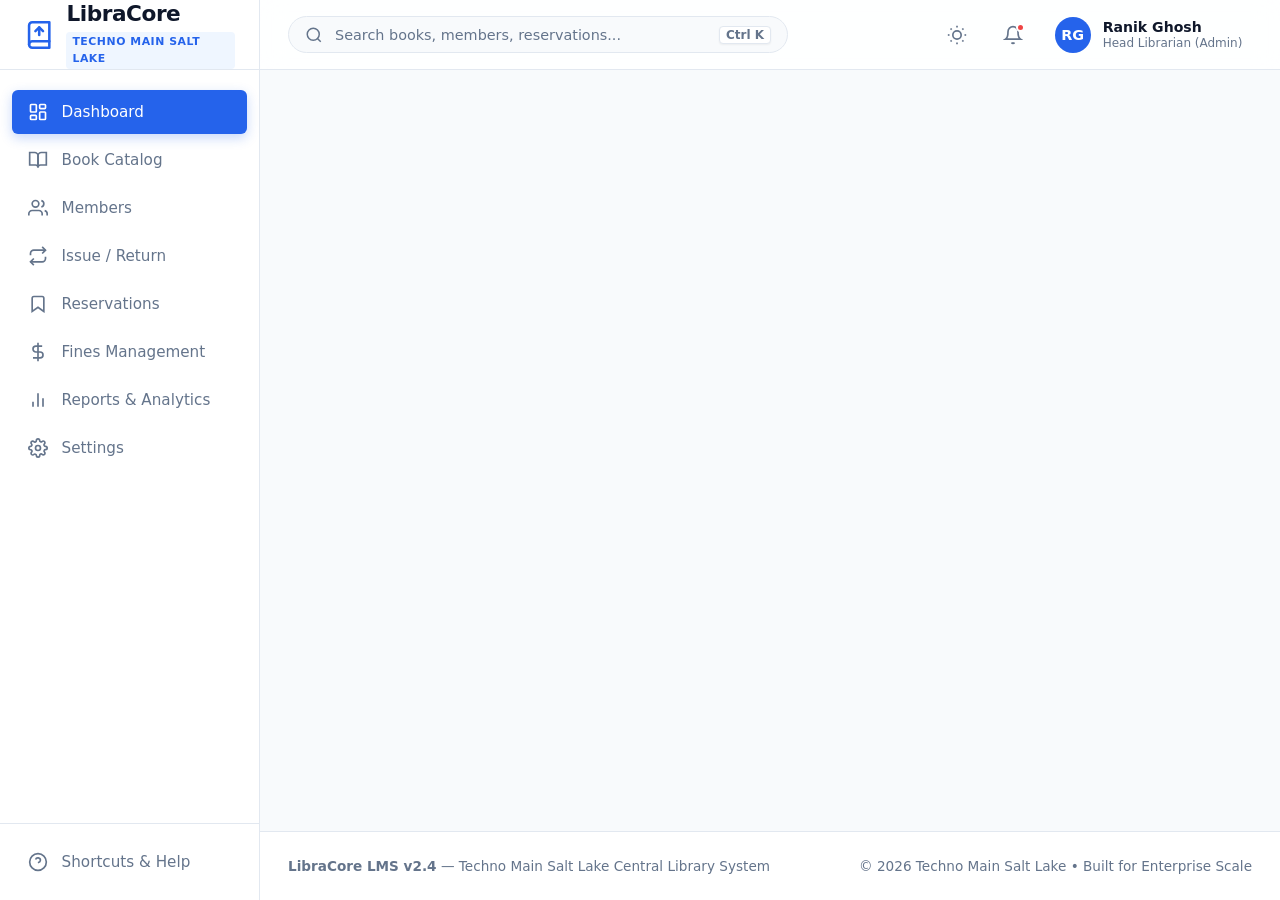
<file: index.html>
<!DOCTYPE html>
<html lang="en">
<head>
  <meta charset="UTF-8">
  <meta name="viewport" content="width=device-width, initial-scale=1.0">
  <meta name="description" content="Enterprise-grade SaaS dashboard for college library operations.">
  <meta name="theme-color" content="#2563eb">
  <title>LibraCore | Techno Main Salt Lake Library Platform</title>
  <link rel="stylesheet" href="css/style.css">
</head>
<body>
<a href="#main-content" class="skip-link">Skip to main content</a>

<div class="app-container">
<!-- SIDEBAR -->
<aside class="sidebar" id="app-sidebar" aria-label="Main Navigation">
<div class="sidebar-header">
<div class="brand-logo">
<svg viewBox="0 0 24 24" fill="none" stroke="currentColor" stroke-width="2"
stroke-linecap="round" stroke-linejoin="round">
<path d="M4 19.5A2.5 2.5 0 0 1 6.5 17H20"/>
<path d="M6.5 2H20v20H6.5A2.5 2.5 0 0 1 4 19.5v-15A2.5 2.5 0 0 1 6.5 2z"/>
<path d="M12 6v6"/>
<path d="M15 9l-3-3-3 3"/>
</svg>
<div>
<div>LibraCore</div>
<span class="college-badge">Techno Main Salt Lake</span>
</div>
</div>
</div>
<nav class="sidebar-nav" id="sidebar-nav">
<button class="nav-item active" data-section="dashboard">
<svg viewBox="0 0 24 24" fill="none" stroke="currentColor"><rect x="3" y="3" width="7"
height="9" rx="1"/><rect x="14" y="3" width="7" height="5" rx="1"/><rect x="14" y="12" width="7"
height="9" rx="1"/><rect x="3" y="16" width="7" height="5" rx="1"/></svg>
Dashboard
</button>
<button class="nav-item" data-section="books">
<svg viewBox="0 0 24 24" fill="none" stroke="currentColor"><path d="M2 3h6a4 4 0 0 1
4 4v14a3 3 0 0 0-3-3H2z"/><path d="M22 3h-6a4 4 0 0 0-4 4v14a3 3 0 0 1 3-3h7z"/></svg>
Book Catalog
</button>
<button class="nav-item" data-section="members">
<svg viewBox="0 0 24 24" fill="none" stroke="currentColor"><path d="M17 21v-2a4 4 0
0 0-4-4H5a4 4 0 0 0-4 4v2"/><circle cx="9" cy="7" r="4"/><path d="M23 21v-2a4 4 0 0
0-3-3.87"/><path d="M16 3.13a4 4 0 0 1 0 7.75"/></svg>
Members
</button>
<button class="nav-item" data-section="circulation">
<svg viewBox="0 0 24 24" fill="none" stroke="currentColor"><polyline points="17 1 21 5
17 9"/><path d="M3 11V9a4 4 0 0 1 4-4h14"/><polyline points="7 23 3 19 7 15"/><path d="M21
13v2a4 4 0 0 1-4 4H3"/></svg>
Issue / Return

</button>
<button class="nav-item" data-section="reservations">
<svg viewBox="0 0 24 24" fill="none" stroke="currentColor"><path d="M19 21l-7-5-7
5V5a2 2 0 0 1 2-2h10a2 2 0 0 1 2 2z"/></svg>
Reservations
</button>
<button class="nav-item" data-section="fines">
<svg viewBox="0 0 24 24" fill="none" stroke="currentColor"><line x1="12" y1="1" x2="12"
y2="23"/><path d="M17 5H9.5a3.5 3.5 0 0 0 0 7h5a3.5 3.5 0 0 1 0 7H6"/></svg>
Fines Management
</button>
<button class="nav-item" data-section="reports">
<svg viewBox="0 0 24 24" fill="none" stroke="currentColor"><line x1="18" y1="20"
x2="18" y2="10"/><line x1="12" y1="20" x2="12" y2="4"/><line x1="6" y1="20" x2="6" y2="14"/></svg>
Reports & Analytics
</button>
<button class="nav-item" data-section="settings">
<svg viewBox="0 0 24 24" fill="none" stroke="currentColor"><circle cx="12" cy="12"
r="3"/><path d="M19.4 15a1.65 1.65 0 0 0 .33 1.82l.06.06a2 2 0 0 1 0 2.83 2 2 0 0 1-2.83
0l-.06-.06a1.65 1.65 0 0 0-1.82-.33 1.65 1.65 0 0 0-1 1.51V21a2 2 0 0 1-2 2 2 2 0 0
1-2-2v-.09A1.65 1.65 0 0 0 9 19.4a1.65 1.65 0 0 0-1.82.33l-.06.06a2 2 0 0 1-2.83 0 2 2 0 0 1
0-2.83l.06-.06a1.65 1.65 0 0 0 .33-1.82 1.65 1.65 0 0 0-1.51-1H3a2 2 0 0 1-2-2 2 2 0 0 1
2-2h.09A1.65 1.65 0 0 0 4.6 9a1.65 1.65 0 0 0-.33-1.82l-.06-.06a2 2 0 0 1 0-2.83 2 2 0 0 1 2.83
0l.06.06a1.65 1.65 0 0 0 1.82.33H9a1.65 1.65 0 0 0 1-1.51V3a2 2 0 0 1 2-2 2 2 0 0 1 2 2v.09a1.65
1.65 0 0 0 1 1.51 1.65 1.65 0 0 0 1.82-.33l.06-.06a2 2 0 0 1 2.83 0 2 2 0 0 1 0 2.83l-.06.06a1.65
1.65 0 0 0-.33 1.82V9a1.65 1.65 0 0 0 1.51 1H21a2 2 0 0 1 2 2 2 2 0 0 1-2 2h-.09a1.65 1.65 0 0
0-1.51 1z"/></svg>
Settings
</button>
</nav>
<div class="sidebar-footer">
<button class="nav-item" id="btn-shortcuts-help">
<svg viewBox="0 0 24 24" fill="none" stroke="currentColor"><circle cx="12" cy="12"
r="10"/><path d="M9.09 9a3 3 0 0 1 5.83 1c0 2-3 3-3 3"/><line x1="12" y1="17" x2="12.01"
y2="17"/></svg>
Shortcuts & Help
</button>
</div>
</aside>
<!-- MAIN WRAPPER -->
<div class="main-wrapper">
<!-- HEADER -->
<header class="header">
<div class="header-left">
<button class="mobile-menu-btn" id="mobile-toggle" aria-label="Toggle Sidebar
Menu">
<svg width="24" height="24" viewBox="0 0 24 24" fill="none" stroke="currentColor"
stroke-width="2"><line x1="3" y1="12" x2="21" y2="12"/><line x1="3" y1="6" x2="21" y2="6"/><line
x1="3" y1="18" x2="21" y2="18"/></svg>
</button>
<button class="global-search-trigger" id="btn-global-search" aria-label="Search
Catalog and Members">
<svg width="18" height="18" viewBox="0 0 24 24" fill="none" stroke="currentColor"
stroke-width="2"><circle cx="11" cy="11" r="8"/><line x1="21" y1="21" x2="16.65" y2="16.65"/></svg>
<span>Search books, members, reservations...</span>
<span class="kbd-shortcut">Ctrl K</span>
</button>
</div>
<div class="header-right">
<button class="icon-btn" id="btn-theme-toggle" aria-label="Toggle Dark/Light Theme">
<svg class="sun-icon" width="20" height="20" viewBox="0 0 24 24" fill="none"
stroke="currentColor" stroke-width="2"><circle cx="12" cy="12" r="5"/><line x1="12" y1="1" x2="12"
y2="3"/><line x1="12" y1="21" x2="12" y2="23"/><line x1="4.22" y1="4.22" x2="5.64" y2="5.64"/><line
x1="18.36" y1="18.36" x2="19.78" y2="19.78"/><line x1="1" y1="12" x2="3" y2="12"/><line x1="21"
y1="12" x2="23" y2="12"/><line x1="4.22" y1="19.78" x2="5.64" y2="18.36"/><line x1="18.36" y1="5.64"
x2="19.78" y2="4.22"/></svg>
</button>
<button class="icon-btn" id="btn-notifications" aria-label="Notifications">
<svg width="20" height="20" viewBox="0 0 24 24" fill="none" stroke="currentColor"
stroke-width="2"><path d="M18 8A6 6 0 0 0 6 8c0 7-3 9-3 9h18s-3-2-3-9"/><path d="M13.73
21a2 2 0 0 1-3.46 0"/></svg>
<span class="badge-dot" id="notif-badge"></span>
</button>
<div class="user-profile-menu">
<button class="user-btn" id="user-menu-btn" aria-haspopup="true"

aria-expanded="false">
<div class="avatar" id="user-avatar">RG</div>
<div class="user-info">
<div class="user-name" id="user-display-name">Ranik Ghosh</div>
<div class="user-role" id="user-display-role">Head Librarian (Admin)</div>
</div>
</button>
<div class="dropdown-menu" id="user-dropdown">
<a href="#" class="dropdown-item" data-action="profile">
<svg width="16" height="16" viewBox="0 0 24 24" fill="none"
stroke="currentColor" stroke-width="2"><path d="M20 21v-2a4 4 0 0 0-4-4H8a4 4 0 0 0-4
4v2"/><circle cx="12" cy="7" r="4"/></svg> My Profile
</a>
<a href="#" class="dropdown-item" data-action="settings">
<svg width="16" height="16" viewBox="0 0 24 24" fill="none"
stroke="currentColor" stroke-width="2"><circle cx="12" cy="12" r="3"/><path d="M19.4 15a1.65
1.65 0 0 0 .33 1.82l.06.06a2 2 0 0 1 0 2.83 2 2 0 0 1-2.83 0l-.06-.06a1.65 1.65 0 0 0-1.82-.33 1.65
1.65 0 0 0-1 1.51V21a2 2 0 0 1-2 2 2 2 0 0 1-2-2v-.09A1.65 1.65 0 0 0 9 19.4a1.65 1.65 0 0
0-1.82.33l-.06.06a2 2 0 0 1-2.83 0 2 2 0 0 1 0-2.83l.06-.06a1.65 1.65 0 0 0 .33-1.82 1.65 1.65 0 0
0-1.51-1H3a2 2 0 0 1-2-2 2 2 0 0 1 2-2h.09A1.65 1.65 0 0 0 4.6 9a1.65 1.65 0 0
0-.33-1.82l-.06-.06a2 2 0 0 1 0-2.83 2 2 0 0 1 2.83 0l.06.06a1.65 1.65 0 0 0 1.82.33H9a1.65 1.65 0
0 0 1-1.51V3a2 2 0 0 1 2-2 2 2 0 0 1 2 2v.09a1.65 1.65 0 0 0 1 1.51 1.65 1.65 0 0 0
1.82-.33l.06-.06a2 2 0 0 1 2.83 0 2 2 0 0 1 0 2.83l-.06.06a1.65 1.65 0 0 0-.33 1.82V9a1.65 1.65 0 0
0 1.51 1H21a2 2 0 0 1 2 2 2 2 0 0 1-2 2h-.09a1.65 1.65 0 0 0-1.51 1z"/></svg> System Settings
</a>
<div class="dropdown-divider"></div>
<a href="#" class="dropdown-item" data-action="logout"
style="color:var(--danger)">
<svg width="16" height="16" viewBox="0 0 24 24" fill="none"
stroke="currentColor" stroke-width="2"><path d="M9 21H5a2 2 0 0 1-2-2V5a2 2 0 0 1
2-2h4"/><polyline points="16 17 21 12 16 7"/><line x1="21" y1="12" x2="9" y2="12"/></svg> Log out
</a>
</div>
</div>
</div>
</header>
<!-- DYNAMIC MAIN CONTENT -->
<main class="content-area" id="main-content" tabIndex="-1">
<!-- Content generated dynamically via JavaScript -->
</main>

<!-- FOOTER -->
<footer class="footer">
<div>
<strong>LibraCore LMS v2.4</strong> — Techno Main Salt Lake Central Library System
</div>
<div>
© 2026 Techno Main Salt Lake • Built for Enterprise Scale
</div>
</footer>
</div>
</div>
<!-- TOAST CONTAINER -->
<div class="toast-container" id="toast-container" aria-live="polite"></div>
<!-- MODAL CONTAINER (REUSABLE) -->
<div class="modal-backdrop" id="modal-backdrop" role="dialog" aria-modal="true"
aria-hidden="true">
<div class="modal" id="modal-box">
<div class="modal-header">
<h3 class="modal-title" id="modal-title">Modal Title</h3>
<button class="btn-icon" id="btn-modal-close" aria-label="Close dialog">×</button>
</div>
<div class="modal-body" id="modal-body">
<!-- Modal Body Content -->
</div>
<div class="modal-footer" id="modal-footer">
<!-- Buttons -->
</div>
</div>
</div>
<!-- GLOBAL SEARCH OVERLAY MODAL -->
<div class="modal-backdrop" id="search-modal-backdrop">
<div class="modal" style="max-width: 650px;">
<div class="search-modal-body">
<input type="text" class="search-modal-input" id="global-search-input"
placeholder="Type to search books, members, or reservations..." autocomplete="off">
<div class="search-results" id="global-search-results">
<!-- Search Results Rendered Here -->
</div>
</div>
</div>

</div>
<!-- MAIN JASCRIPT ENGINE (VANILLA ES MODULE ARCHITECTURE) -->
  <script type="module" src="js/app.js"></script>
</body>
</html>
</file>
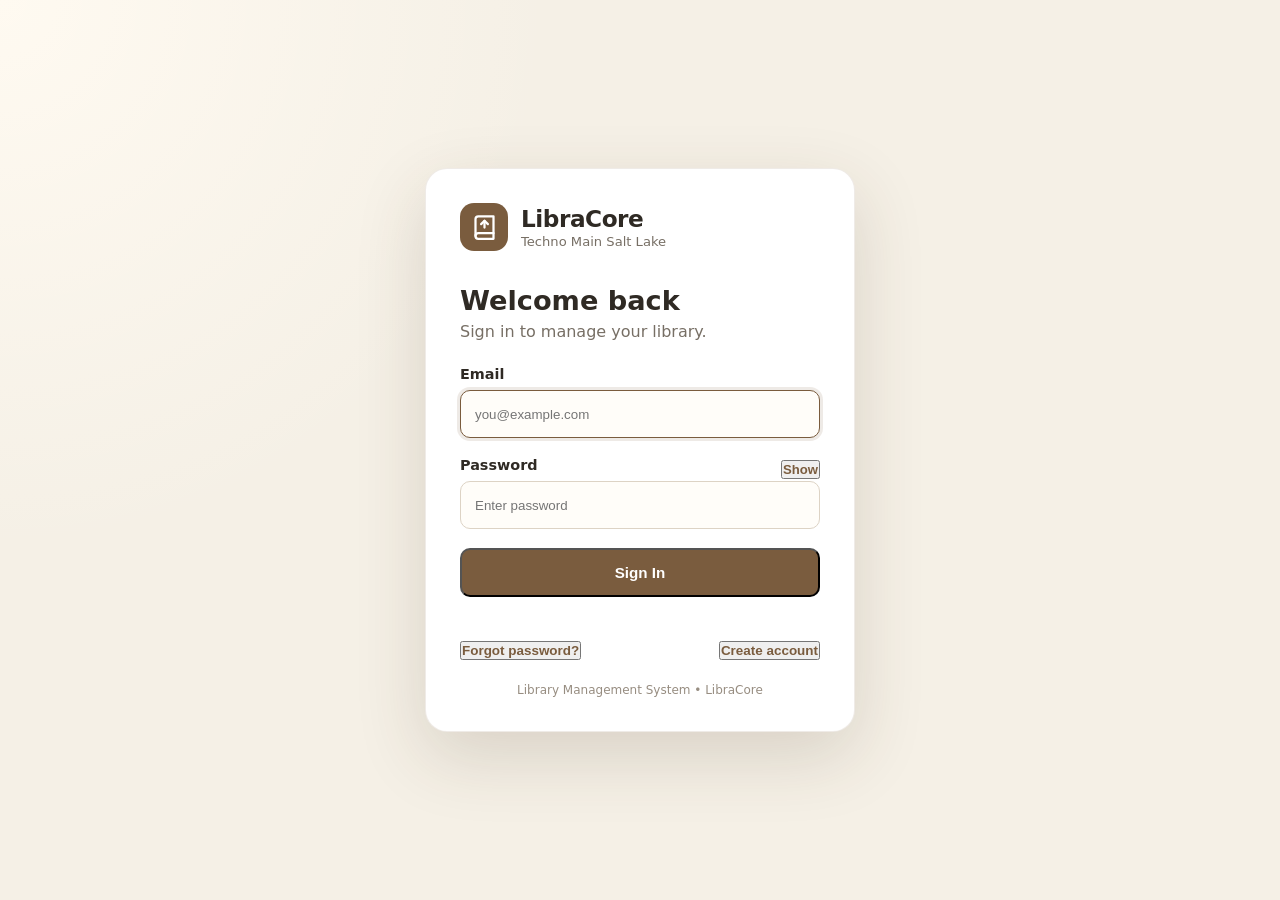
<file: login.html>
<!DOCTYPE html>
<html lang="en">
<head>
  <meta charset="UTF-8">
  <meta name="viewport" content="width=device-width, initial-scale=1.0">
  <meta name="description" content="LibraCore Library Management System login">
  <title>Login | LibraCore</title>
  <link rel="stylesheet" href="login.css">
</head>
<body>
  <main class="login-page">
    <section class="login-card" aria-labelledby="login-title">
      <div class="login-brand">
        <div class="login-logo" aria-hidden="true">
          <svg viewBox="0 0 24 24" fill="none" stroke="currentColor" stroke-width="2" stroke-linecap="round" stroke-linejoin="round">
            <path d="M4 19.5A2.5 2.5 0 0 1 6.5 17H20"/>
            <path d="M6.5 2H20v20H6.5A2.5 2.5 0 0 1 4 19.5v-15A2.5 2.5 0 0 1 6.5 2z"/>
            <path d="M12 6v6"/>
            <path d="M15 9l-3-3-3 3"/>
          </svg>
        </div>
        <div>
          <h1>LibraCore</h1>
          <p>Techno Main Salt Lake</p>
        </div>
      </div>

      <div class="login-heading">
        <h2 id="login-title">Welcome back</h2>
        <p id="login-description">Sign in to manage your library.</p>
      </div>

      <form id="login-form" novalidate>
        <div class="form-group" id="name-group" hidden>
          <label for="full-name">Full name</label>
          <input id="full-name" name="name" type="text" autocomplete="name" maxlength="120">
        </div>

        <div class="form-group">
          <label for="email">Email</label>
          <input id="email" name="email" type="email" autocomplete="username" placeholder="you@example.com" required autofocus>
        </div>

        <div class="form-group" id="password-group">
          <div class="password-label-row">
            <label for="password">Password</label>
            <button type="button" class="show-password" id="toggle-password">Show</button>
          </div>
          <input id="password" name="password" type="password" autocomplete="current-password" placeholder="Enter password" minlength="8">
        </div>

        <button class="login-btn" id="submit-auth" type="submit">Sign In</button>
        <p class="login-error" id="login-error" role="alert" aria-live="polite"></p>
        <div class="auth-links">
          <button type="button" id="forgot-password">Forgot password?</button>
          <button type="button" id="switch-auth-mode">Create account</button>
        </div>
      </form>

      <p class="login-footer">Library Management System &bull; LibraCore</p>
    </section>
  </main>
  <script type="module" src="login.js"></script>
</body>
</html>
</file>
<file: css/style.css>
/*
==========================================================================
1. CSS VARIABLES & THEME TOKENS
==========================================================================
*/
:root {
--primary: #2563eb;
--primary-dark: #1d4ed8;
--primary-light: #eff6ff;
--secondary: #475569;
--background: #f8fafc;

--surface: #ffffff;
--surface-hover: #f1f5f9;
--text: #0f172a;
--text-muted: #64748b;
--border: #e2e8f0;
--border-focus: #3b82f6;
--success: #10b981;
--success-light: #ecfdf5;
--warning: #f59e0b;
--warning-light: #fffbeb;
--danger: #ef4444;
--danger-light: #fef2f2;
--shadow-sm: 0 1px 2px 0 rgba(0, 0, 0, 0.05);
--shadow: 0 4px 6px -1px rgba(0, 0, 0, 0.07), 0 2px 4px -2px rgba(0, 0, 0, 0.05);
--shadow-lg: 0 10px 25px -5px rgba(0, 0, 0, 0.1), 0 8px 10px -6px rgba(0, 0, 0, 0.05);
--radius-sm: 6px;
--radius: 12px;
--radius-lg: 16px;
--radius-full: 9999px;
--header-height: 70px;
--sidebar-width: 260px;
--transition: all 0.2s cubic-bezier(0.4, 0, 0.2, 1);
--font-sans: system-ui, -apple-system, BlinkMacSystemFont, 'Segoe UI', Roboto, Oxygen,
Ubuntu, Cantarell, sans-serif;
}
[data-theme="dark"] {
--primary: #3b82f6;
--primary-dark: #2563eb;
--primary-light: rgba(59, 130, 246, 0.15);
--secondary: #94a3b8;
--background: #0f172a;
--surface: #1e293b;
--surface-hover: #334155;
--text: #f8fafc;
--text-muted: #94a3b8;
--border: #334155;
--border-focus: #60a5fa;
--success: #10b981;
--success-light: rgba(16, 185, 129, 0.15);
--warning: #f59e0b;
--warning-light: rgba(245, 158, 11, 0.15);
--danger: #ef4444;

--danger-light: rgba(239, 68, 68, 0.15);
--shadow-sm: 0 1px 2px 0 rgba(0, 0, 0, 0.3);
--shadow: 0 4px 6px -1px rgba(0, 0, 0, 0.4);
--shadow-lg: 0 10px 25px -5px rgba(0, 0, 0, 0.5);
}
/*
==========================================================================
2. BASE & RESET STYLES
==========================================================================
*/
* {
box-sizing: border-box;
margin: 0;
padding: 0;
}
body {
font-family: var(--font-sans);
background-color: var(--background);
color: var(--text);
line-height: 1.5;
min-height: 100vh;
display: flex;
flex-direction: column;
overflow-x: hidden;
transition: background-color 0.3s ease, color 0.3s ease;
}
a { color: var(--primary); text-decoration: none; }
button, input, select, textarea { font-family: inherit; font-size: inherit; }
button { cursor: pointer; border: none; background: none; }
.skip-link {
position: absolute;
top: -100px;
left: 1rem;
background: var(--primary);
color: white;
padding: 0.75rem 1.25rem;
border-radius: var(--radius-sm);
z-index: 9999;

transition: top 0.2s ease;
font-weight: 600;
}
.skip-link:focus { top: 1rem; }
:focus-visible {
outline: 2px solid var(--border-focus);
outline-offset: 2px;
}
/*
==========================================================================
3. APP LAYOUT & STRUCTURE
==========================================================================
*/
.app-container {
display: flex;
min-height: 100vh;
position: relative;
}
/* SIDEBAR */
.sidebar {
width: var(--sidebar-width);
background-color: var(--surface);
border-right: 1px solid var(--border);
display: flex;
flex-direction: column;
position: fixed;
top: 0;
bottom: 0;
left: 0;
z-index: 100;
transition: transform 0.3s cubic-bezier(0.4, 0, 0.2, 1);
}
.sidebar-header {
height: var(--header-height);
display: flex;
align-items: center;
justify-content: space-between;
padding: 0 1.5rem;

border-bottom: 1px solid var(--border);
}
.brand-logo {
display: flex;
align-items: center;
gap: 0.75rem;
font-size: 1.35rem;
font-weight: 700;
color: var(--text);
letter-spacing: -0.02em;
}
.brand-logo svg {
width: 32px;
height: 32px;
color: var(--primary);
}
.college-badge {
font-size: 0.68rem;
font-weight: 600;
text-transform: uppercase;
letter-spacing: 0.05em;
background: var(--primary-light);
color: var(--primary);
padding: 2px 6px;
border-radius: 4px;
margin-top: 2px;
display: inline-block;
}
.sidebar-nav {
padding: 1.25rem 0.75rem;
flex: 1;
overflow-y: auto;
display: flex;
flex-direction: column;
gap: 0.25rem;
}
.nav-item {
display: flex;

align-items: center;
gap: 0.85rem;
padding: 0.75rem 1rem;
border-radius: var(--radius-sm);
color: var(--text-muted);
font-weight: 500;
font-size: 0.95rem;
transition: var(--transition);
width: 100%;
text-align: left;
}
.nav-item svg { width: 20px; height: 20px; stroke-width: 2; flex-shrink: 0; }
.nav-item:hover {
background-color: var(--surface-hover);
color: var(--text);
}
.nav-item.active {
background-color: var(--primary);
color: white;
box-shadow: 0 4px 12px rgba(37, 99, 235, 0.25);
}
.nav-item[hidden] { display: none !important; }
.sidebar-footer {
padding: 1rem 0.75rem;
border-top: 1px solid var(--border);
display: flex;
flex-direction: column;
gap: 0.25rem;
}
/* MAIN WRAPPER */
.main-wrapper {
flex: 1;
margin-left: var(--sidebar-width);
display: flex;
flex-direction: column;
min-width: 0;
transition: margin-left 0.3s ease;
}

/* HEADER */
.header {
height: var(--header-height);
background-color: rgba(255, 255, 255, 0.85);
backdrop-filter: blur(12px);
border-bottom: 1px solid var(--border);
position: sticky;
top: 0;
z-index: 90;
display: flex;
align-items: center;
justify-content: space-between;
padding: 0 1.75rem;
}
[data-theme="dark"] .header {
background-color: rgba(30, 41, 59, 0.85);
}
.header-left {
display: flex;
align-items: center;
gap: 1rem;
flex: 1;
max-width: 500px;
}
.mobile-menu-btn {
display: none;
padding: 0.5rem;
border-radius: var(--radius-sm);
color: var(--text);
}
.global-search-trigger {
display: flex;
align-items: center;
gap: 0.75rem;
background-color: var(--background);
border: 1px solid var(--border);
padding: 0.55rem 1rem;
border-radius: var(--radius-full);
width: 100%;

color: var(--text-muted);
font-size: 0.9rem;
transition: var(--transition);
}
.global-search-trigger:hover {
border-color: var(--border-focus);
background-color: var(--surface);
}
.kbd-shortcut {
margin-left: auto;
background-color: var(--surface);
border: 1px solid var(--border);
border-radius: 4px;
padding: 1px 6px;
font-size: 0.75rem;
font-weight: 600;
color: var(--text-muted);
box-shadow: var(--shadow-sm);
}
.header-right {
display: flex;
align-items: center;
gap: 1rem;
}
.icon-btn {
width: 40px;
height: 40px;
border-radius: var(--radius-full);
display: flex;
align-items: center;
justify-content: center;
color: var(--text-muted);
position: relative;
transition: var(--transition);
}
.icon-btn:hover {
background-color: var(--surface-hover);
color: var(--text);

}
.badge-dot {
position: absolute;
top: 8px;
right: 8px;
width: 9px;
height: 9px;
background-color: var(--danger);
border-radius: 50%;
border: 2px solid var(--surface);
}
.user-profile-menu {
position: relative;
}
.user-btn {
display: flex;
align-items: center;
gap: 0.75rem;
padding: 0.35rem 0.6rem 0.35rem 0.35rem;
border-radius: var(--radius-full);
transition: var(--transition);
}
.user-btn:hover {
background-color: var(--surface-hover);
}
.avatar {
width: 36px;
height: 36px;
border-radius: 50%;
background-color: var(--primary);
color: white;
display: flex;
align-items: center;
justify-content: center;
font-weight: 600;
font-size: 0.9rem;
object-fit: cover;
}

.user-info {
text-align: left;
line-height: 1.2;
}
.user-name {
font-size: 0.88rem;
font-weight: 600;
color: var(--text);
}
.user-role {
font-size: 0.75rem;
color: var(--text-muted);
}
.dropdown-menu {
position: absolute;
top: calc(100% + 8px);
right: 0;
width: 220px;
background-color: var(--surface);
border: 1px solid var(--border);
border-radius: var(--radius);
box-shadow: var(--shadow-lg);
padding: 0.5rem;
display: none;
flex-direction: column;
gap: 0.25rem;
z-index: 1000;
animation: fadeIn 0.15s ease-out;
}
.dropdown-menu.show { display: flex; }
.dropdown-item {
display: flex;
align-items: center;
gap: 0.75rem;
padding: 0.6rem 0.85rem;
font-size: 0.88rem;
color: var(--text);

border-radius: var(--radius-sm);
transition: var(--transition);
}
.dropdown-item[hidden] { display: none !important; }
.dropdown-item:hover {
background-color: var(--surface-hover);
color: var(--primary);
}
.dropdown-divider {
height: 1px;
background-color: var(--border);
margin: 0.25rem 0;
}
/* CONTENT AREA */
.content-area {
padding: 2rem 1.75rem;
flex: 1;
max-width: 1600px;
width: 100%;
margin: 0 auto;
}
.page-header {
margin-bottom: 2rem;
display: flex;
align-items: center;
justify-content: space-between;
flex-wrap: wrap;
gap: 1rem;
}
.page-title {
font-size: 1.65rem;
font-weight: 700;
color: var(--text);
letter-spacing: -0.02em;
}
.page-subtitle {
font-size: 0.92rem;
color: var(--text-muted);

margin-top: 0.25rem;
}
/* FOOTER */
.footer {
padding: 1.5rem 1.75rem;
border-top: 1px solid var(--border);
background-color: var(--surface);
font-size: 0.85rem;
color: var(--text-muted);
display: flex;
align-items: center;
justify-content: space-between;
flex-wrap: wrap;
gap: 1rem;
}
/*
==========================================================================
4. COMPONENTS & DASHBOARD WIDGETS
==========================================================================
*/
/* BUTTONS */
.btn {
display: inline-flex;
align-items: center;
justify-content: center;
gap: 0.5rem;
padding: 0.65rem 1.25rem;
border-radius: var(--radius-sm);
font-weight: 600;
font-size: 0.88rem;
transition: var(--transition);
white-space: nowrap;
}
.btn-primary {
background-color: var(--primary);
color: white;
}
.btn-primary:hover {

background-color: var(--primary-dark);
box-shadow: 0 4px 12px rgba(37, 99, 235, 0.3);
}
.btn-secondary {
background-color: var(--surface);
border: 1px solid var(--border);
color: var(--text);
}
.btn-secondary:hover {
background-color: var(--surface-hover);
border-color: var(--secondary);
}
.btn-danger {
background-color: var(--danger);
color: white;
}
.btn-danger:hover {
background-color: #dc2626;
}
.btn-sm {
padding: 0.4rem 0.75rem;
font-size: 0.8rem;
border-radius: var(--radius-sm);
}
.btn-icon {
padding: 0.5rem;
border-radius: var(--radius-sm);
color: var(--text-muted);
}
.btn-icon:hover {
background-color: var(--surface-hover);
color: var(--text);
}
/* STATS CARDS */
.stats-grid {

display: grid;
grid-template-columns: repeat(auto-fit, minmax(240px, 1fr));
gap: 1.25rem;
margin-bottom: 2rem;
}
.stat-card {
background-color: var(--surface);
border: 1px solid var(--border);
border-radius: var(--radius);
padding: 1.25rem 1.5rem;
display: flex;
flex-direction: column;
gap: 0.75rem;
box-shadow: var(--shadow-sm);
transition: var(--transition);
}
.stat-card:hover {
transform: translateY(-2px);
box-shadow: var(--shadow);
border-color: var(--border-focus);
}
.stat-header {
display: flex;
align-items: center;
justify-content: space-between;
}
.stat-icon {
width: 44px;
height: 44px;
border-radius: var(--radius-sm);
display: flex;
align-items: center;
justify-content: center;
background-color: var(--primary-light);
color: var(--primary);
}
.stat-icon.success { background-color: var(--success-light); color: var(--success); }
.stat-icon.warning { background-color: var(--warning-light); color: var(--warning); }

.stat-icon.danger { background-color: var(--danger-light); color: var(--danger); }
.stat-value {
font-size: 1.85rem;
font-weight: 700;
color: var(--text);
line-height: 1.1;
}
.stat-label {
font-size: 0.85rem;
color: var(--text-muted);
font-weight: 500;
}
.stat-footer {
display: flex;
align-items: center;
gap: 0.5rem;
font-size: 0.78rem;
margin-top: auto;
}
.stat-trend {
font-weight: 600;
display: inline-flex;
align-items: center;
gap: 2px;
}
.stat-trend.up { color: var(--success); }
.stat-trend.down { color: var(--danger); }
/* DASHBOARD SECTION GRID */
.dashboard-grid {
display: grid;
grid-template-columns: 2fr 1fr;
gap: 1.5rem;
margin-bottom: 2rem;
}
.card {
background-color: var(--surface);

border: 1px solid var(--border);
border-radius: var(--radius);
box-shadow: var(--shadow-sm);
padding: 1.5rem;
display: flex;
flex-direction: column;
}
.card-header {
display: flex;
align-items: center;
justify-content: space-between;
margin-bottom: 1.25rem;
}
.card-title {
font-size: 1.1rem;
font-weight: 700;
color: var(--text);
}
/* BOOK CARDS GRID */
.books-grid {
display: grid;
grid-template-columns: repeat(auto-fill, minmax(220px, 1fr));
gap: 1.25rem;
}
.book-card {
background-color: var(--surface);
border: 1px solid var(--border);
border-radius: var(--radius);
overflow: hidden;
display: flex;
flex-direction: column;
transition: var(--transition);
}
.book-card:hover {
transform: translateY(-4px);
box-shadow: var(--shadow-lg);
border-color: var(--border-focus);
}

.book-cover {
height: 180px;
background: linear-gradient(135deg, #1e293b, #0f172a);
display: flex;
align-items: center;
justify-content: center;
padding: 1rem;
position: relative;
color: white;
text-align: center;
}
.book-cover-title {
font-size: 0.95rem;
font-weight: 700;
line-height: 1.3;
display: -webkit-box;
-webkit-line-clamp: 3;
-webkit-box-orient: vertical;
overflow: hidden;
}
.book-card-body {
padding: 1rem;
display: flex;
flex-direction: column;
flex: 1;
gap: 0.5rem;
}
.book-title {
font-weight: 700;
font-size: 0.95rem;
color: var(--text);
white-space: nowrap;
overflow: hidden;
text-overflow: ellipsis;
}
.book-author {
font-size: 0.82rem;
color: var(--text-muted);

}
.book-meta {
display: flex;
align-items: center;
justify-content: space-between;
margin-top: auto;
padding-top: 0.5rem;
font-size: 0.8rem;
}
/* TABLES */
.table-responsive {
width: 100%;
overflow-x: auto;
border-radius: var(--radius-sm);
}
.data-table {
width: 100%;
border-collapse: collapse;
text-align: left;
font-size: 0.88rem;
}
.data-table th {
background-color: var(--surface-hover);
color: var(--text-muted);
font-weight: 600;
padding: 0.85rem 1rem;
border-bottom: 1px solid var(--border);
white-space: nowrap;
}
.data-table td {
padding: 0.85rem 1rem;
border-bottom: 1px solid var(--border);
color: var(--text);
vertical-align: middle;
}
.data-table tbody tr {
transition: var(--transition);

}
.data-table tbody tr:hover {
background-color: var(--surface-hover);
}
/* BADGES */
.badge {
display: inline-flex;
align-items: center;
gap: 0.35rem;
padding: 0.25rem 0.65rem;
border-radius: var(--radius-full);
font-size: 0.75rem;
font-weight: 600;
text-transform: capitalize;
}
.badge-success { background-color: var(--success-light); color: var(--success); }
.badge-warning { background-color: var(--warning-light); color: var(--warning); }
.badge-danger { background-color: var(--danger-light); color: var(--danger); }
.badge-primary { background-color: var(--primary-light); color: var(--primary); }
.badge-secondary { background-color: var(--surface-hover); color: var(--secondary); }
/* ACTIVITY TIMELINE */
.activity-list {
display: flex;
flex-direction: column;
gap: 1rem;
}
.activity-item {
display: flex;
gap: 0.85rem;
align-items: flex-start;
}
.activity-avatar {
width: 32px;
height: 32px;
border-radius: 50%;
background-color: var(--primary-light);
color: var(--primary);

display: flex;
align-items: center;
justify-content: center;
font-weight: 600;
font-size: 0.8rem;
flex-shrink: 0;
}
.activity-details {
flex: 1;
font-size: 0.85rem;
}
.activity-time {
font-size: 0.75rem;
color: var(--text-muted);
margin-top: 2px;
}
/* FILTER & TOOLBAR */
.toolbar {
display: flex;
align-items: center;
justify-content: space-between;
flex-wrap: wrap;
gap: 1rem;
margin-bottom: 1.25rem;
}
.search-box {
position: relative;
min-width: 260px;
}
.search-box input {
width: 100%;
padding: 0.6rem 1rem 0.6rem 2.4rem;
border-radius: var(--radius-sm);
border: 1px solid var(--border);
background-color: var(--surface);
color: var(--text);
font-size: 0.88rem;
}

.search-box svg {
position: absolute;
left: 0.75rem;
top: 50%;
transform: translateY(-50%);
color: var(--text-muted);
width: 16px;
height: 16px;
}
.filter-group {
display: flex;
align-items: center;
gap: 0.75rem;
flex-wrap: wrap;
}
.form-select, .form-input {
padding: 0.6rem 0.85rem;
border-radius: var(--radius-sm);
border: 1px solid var(--border);
background-color: var(--surface);
color: var(--text);
font-size: 0.88rem;
}
/* PAGINATION */
.pagination {
display: flex;
align-items: center;
justify-content: space-between;
margin-top: 1.25rem;
padding-top: 1rem;
border-top: 1px solid var(--border);
font-size: 0.85rem;
color: var(--text-muted);
}
.pagination-controls {
display: flex;
align-items: center;
gap: 0.35rem;

}
/*
==========================================================================
5. MODALS & OVERLAYS
==========================================================================
*/
.modal-backdrop {
position: fixed;
top: 0;
left: 0;
right: 0;
bottom: 0;
background-color: rgba(15, 23, 42, 0.6);
backdrop-filter: blur(4px);
z-index: 1000;
display: flex;
align-items: center;
justify-content: center;
padding: 1.5rem;
opacity: 0;
visibility: hidden;
transition: var(--transition);
}
.modal-backdrop.show {
opacity: 1;
visibility: visible;
}
.modal {
background-color: var(--surface);
border: 1px solid var(--border);
border-radius: var(--radius-lg);
width: 100%;
max-width: 600px;
max-height: 90vh;
display: flex;
flex-direction: column;
box-shadow: var(--shadow-lg);
transform: scale(0.95);
transition: var(--transition);

overflow: hidden;
}
.modal-backdrop.show .modal {
transform: scale(1);
}
.modal-header {
padding: 1.25rem 1.5rem;
border-bottom: 1px solid var(--border);
display: flex;
align-items: center;
justify-content: space-between;
}
.modal-title {
font-size: 1.15rem;
font-weight: 700;
color: var(--text);
}
.modal-body {
padding: 1.5rem;
overflow-y: auto;
flex: 1;
}
.modal-footer {
padding: 1rem 1.5rem;
border-top: 1px solid var(--border);
display: flex;
align-items: center;
justify-content: flex-end;
gap: 0.75rem;
background-color: var(--surface-hover);
}
/* FORM STYLES */
.form-grid {
display: grid;
grid-template-columns: repeat(auto-fit, minmax(220px, 1fr));
gap: 1rem;
}

.form-group {
display: flex;
flex-direction: column;
gap: 0.4rem;
}
.form-group.full-width {
grid-column: 1 / -1;
}
.form-label {
font-size: 0.85rem;
font-weight: 600;
color: var(--text);
}
.form-error {
font-size: 0.75rem;
color: var(--danger);
display: none;
}
.form-group.has-error .form-error {
display: block;
}
.form-group.has-error .form-input,
.form-group.has-error .form-select {
border-color: var(--danger);
}
/* TOAST NOTIFICATIONS */
.toast-container {
position: fixed;
bottom: 1.5rem;
right: 1.5rem;
z-index: 2000;
display: flex;
flex-direction: column;
gap: 0.75rem;
max-width: 380px;
width: 100%;

pointer-events: none;
}
.toast {
background-color: var(--surface);
border: 1px solid var(--border);
border-left: 4px solid var(--primary);
border-radius: var(--radius-sm);
padding: 1rem 1.25rem;
box-shadow: var(--shadow-lg);
display: flex;
align-items: flex-start;
gap: 0.75rem;
pointer-events: auto;
animation: slideInRight 0.25s cubic-bezier(0.4, 0, 0.2, 1);
}
.toast.success { border-left-color: var(--success); }
.toast.error { border-left-color: var(--danger); }
.toast.warning { border-left-color: var(--warning); }
.toast-content { flex: 1; }
.toast-title { font-weight: 600; font-size: 0.88rem; color: var(--text); }
.toast-msg { font-size: 0.8rem; color: var(--text-muted); margin-top: 2px; }
/* GLOBAL SEARCH OVERLAY */
.search-modal-body {
padding: 0;
}
.search-modal-input {
width: 100%;
padding: 1.25rem 1.5rem;
border: none;
border-bottom: 1px solid var(--border);
background: transparent;
font-size: 1.1rem;
color: var(--text);
outline: none;
}
.search-results {
max-height: 380px;

overflow-y: auto;
padding: 1rem 1.5rem;
}
.search-category-title {
font-size: 0.75rem;
font-weight: 700;
text-transform: uppercase;
color: var(--text-muted);
letter-spacing: 0.05em;
margin: 0.75rem 0 0.5rem;
}
.search-result-item {
display: flex;
align-items: center;
justify-content: space-between;
padding: 0.65rem 0.85rem;
border-radius: var(--radius-sm);
cursor: pointer;
transition: var(--transition);
}
.search-result-item:hover, .search-result-item.selected {
background-color: var(--surface-hover);
}
/* SVG CHARTS STYLING */
.chart-container {
width: 100%;
height: 260px;
position: relative;
}
/*
==========================================================================
6. RESPONSIVE BREAKPOINTS & ANIMATIONS
==========================================================================
*/
@keyframes fadeIn {
from { opacity: 0; transform: translateY(-4px); }
to { opacity: 1; transform: translateY(0); }

}
@keyframes slideInRight {
from { transform: translateX(100%); opacity: 0; }
to { transform: translateX(0); opacity: 1; }
}
@media (max-width: 1024px) {
.dashboard-grid { grid-template-columns: 1fr; }
}
@media (max-width: 768px) {
.sidebar {
transform: translateX(-100%);
box-shadow: var(--shadow-lg);
}
.sidebar.mobile-open {
transform: translateX(0);
}
.main-wrapper { margin-left: 0; }
.mobile-menu-btn { display: flex; }
.header { padding: 0 1rem; }
.content-area { padding: 1.25rem 1rem; }
.global-search-trigger span, .kbd-shortcut { display: none; }
.global-search-trigger { padding: 0.5rem; width: auto; border-radius: 50%; }
.user-info { display: none; }
}
@media (max-width: 480px) {
.stats-grid { grid-template-columns: 1fr; }
.toolbar { flex-direction: column; align-items: stretch; }
.search-box { min-width: 100%; }
}
</file>
<file: login.css>
* { box-sizing: border-box; margin: 0; padding: 0; }

:root {
  --beige: #f5f0e6;
  --surface: #ffffff;
  --text: #2f2a24;
  --muted: #776f65;
  --border: #ddd3c5;
  --primary: #7a5c3e;
  --primary-dark: #62472e;
  --danger: #b42318;
  --shadow: 0 24px 70px rgba(70, 52, 32, .16);
}

body {
  min-height: 100vh;
  font-family: system-ui, -apple-system, BlinkMacSystemFont, "Segoe UI", Roboto, Arial, sans-serif;
  color: var(--text);
  background: radial-gradient(circle at top left, #fffaf1 0, transparent 35%), var(--beige);
}

.login-page { min-height: 100vh; display: grid; place-items: center; padding: 24px; }
.login-card { width: min(100%, 430px); background: var(--surface); border: 1px solid rgba(122,92,62,.12); border-radius: 22px; padding: 34px; box-shadow: var(--shadow); }
.login-brand { display: flex; align-items: center; gap: 13px; margin-bottom: 34px; }
.login-logo { width: 48px; height: 48px; display: grid; place-items: center; border-radius: 14px; background: var(--primary); color: white; }
.login-logo svg { width: 27px; height: 27px; }
.login-brand h1 { font-size: 1.45rem; letter-spacing: -.02em; }
.login-brand p { color: var(--muted); font-size: .82rem; margin-top: 2px; }
.login-heading { margin-bottom: 25px; }
.login-heading h2 { font-size: 1.7rem; margin-bottom: 6px; }
.login-heading p { color: var(--muted); }
.form-group { margin-bottom: 19px; }
.form-group label { display: block; font-size: .9rem; font-weight: 650; margin-bottom: 8px; }
.form-group input[type="text"], .form-group input[type="email"], .form-group input[type="password"] { width: 100%; height: 48px; padding: 0 14px; border: 1px solid var(--border); border-radius: 10px; background: #fffdf9; color: var(--text); outline: none; transition: border-color .2s, box-shadow .2s; }
.form-group input:focus { border-color: var(--primary); box-shadow: 0 0 0 3px rgba(122,92,62,.13); }
.password-label-row { display: flex; justify-content: space-between; align-items: center; }
.show-password { color: var(--primary); font-size: .82rem; font-weight: 650; }
.login-btn { width: 100%; height: 49px; border-radius: 10px; background: var(--primary); color: #fff; font-weight: 700; font-size: .95rem; transition: background .2s, transform .1s; }
.login-btn:hover { background: var(--primary-dark); }
.login-btn:active { transform: translateY(1px); }
.login-btn:disabled { cursor: wait; opacity: .7; }
.login-error { min-height: 20px; margin-top: 10px; color: var(--danger); text-align: center; font-size: .84rem; }
.login-error.success { color: #18794e; }
.auth-links { display: flex; justify-content: space-between; gap: 12px; margin-top: 14px; }
.auth-links button { color: var(--primary); font-size: .84rem; font-weight: 650; }
.auth-links button:hover { text-decoration: underline; }
[hidden] { display: none !important; }
.login-footer { margin-top: 23px; text-align: center; color: #978d81; font-size: .75rem; }
@media (max-width: 480px) { .login-card { padding: 26px 20px; border-radius: 18px; } .login-page { padding: 14px; } }
</file>
